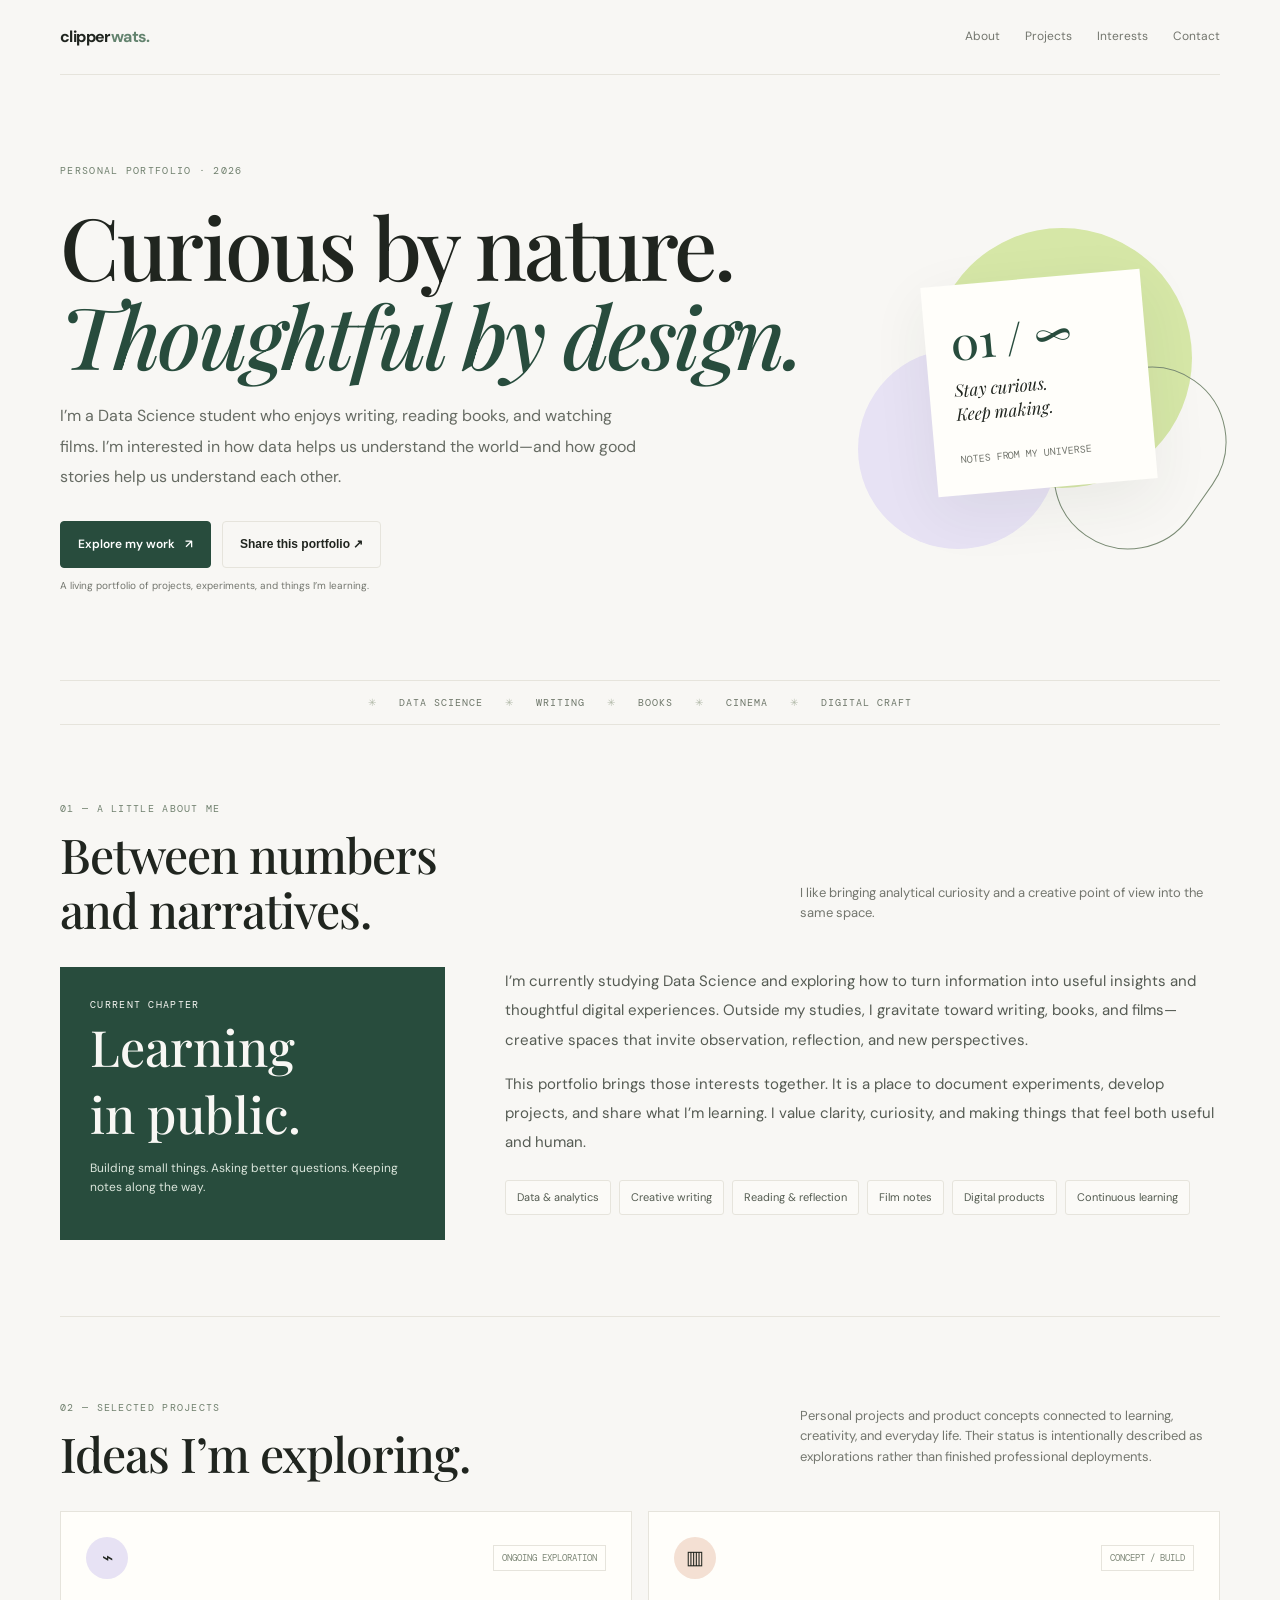
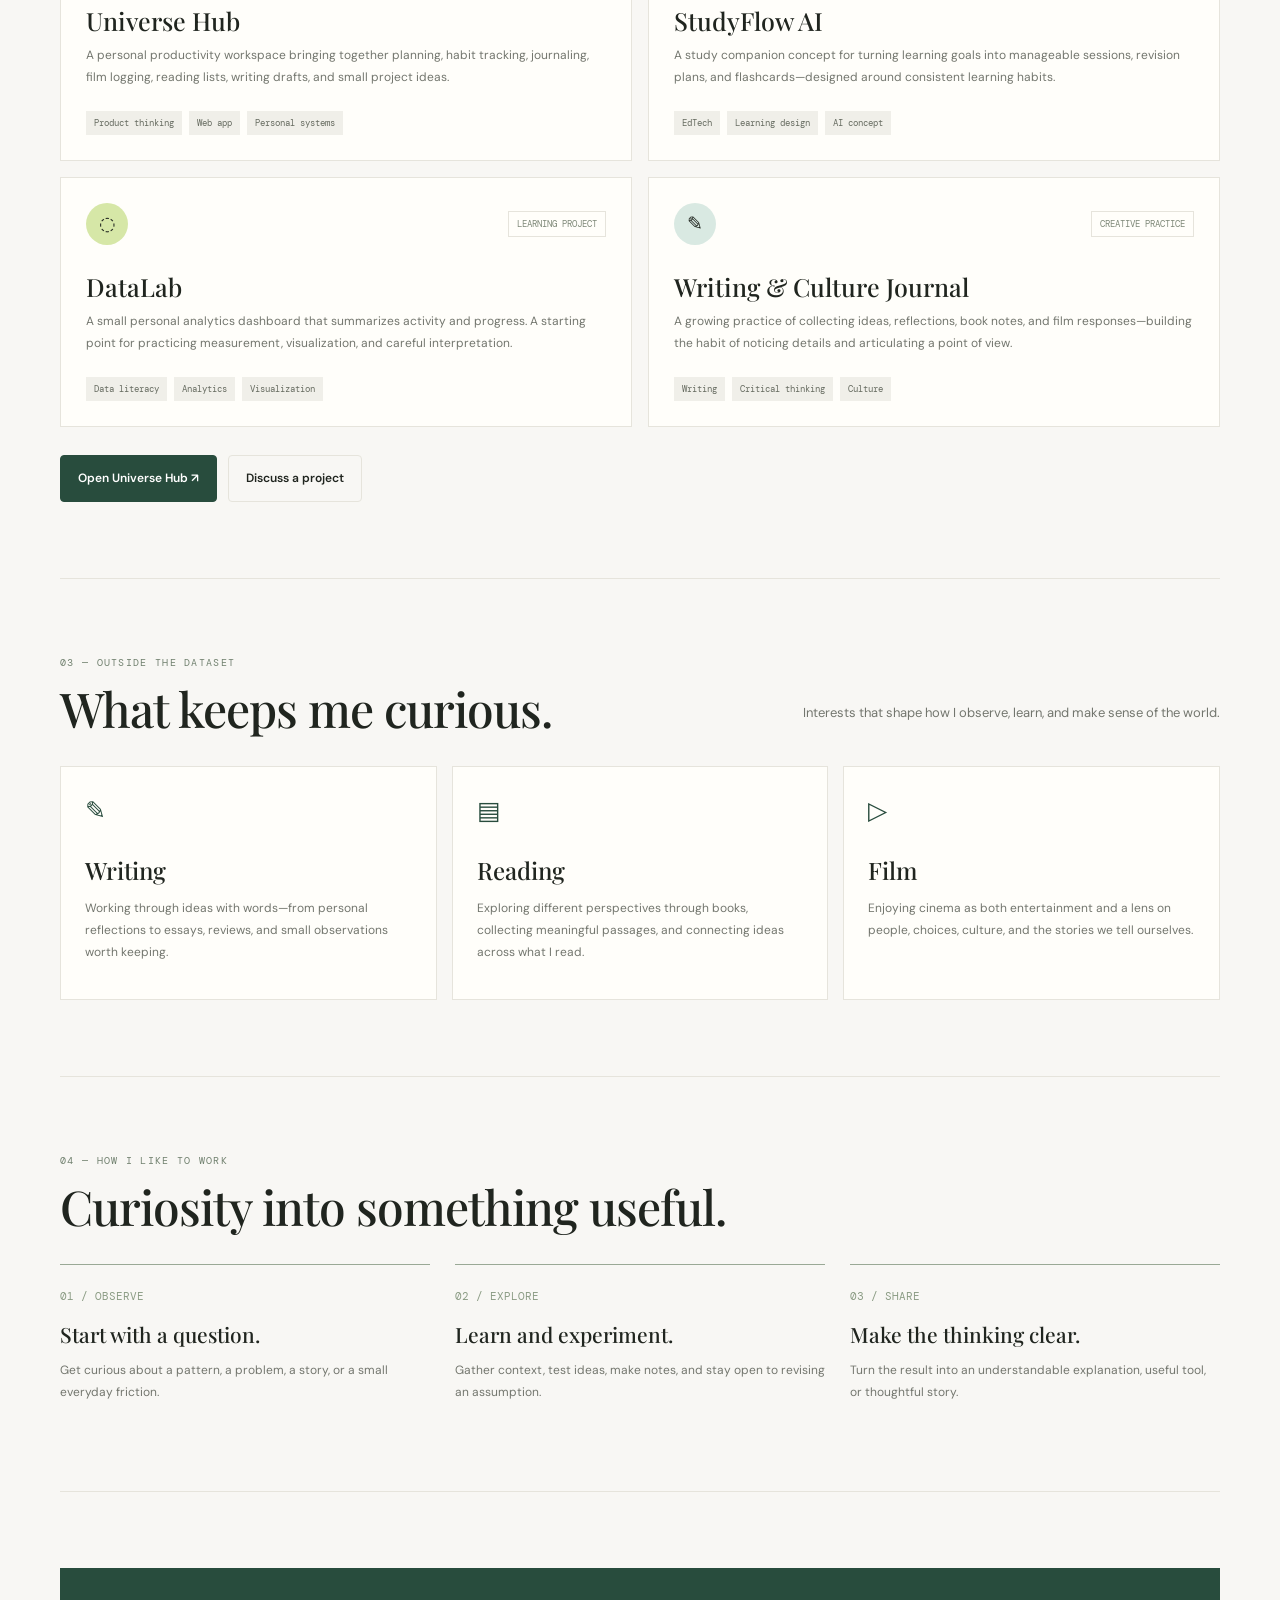
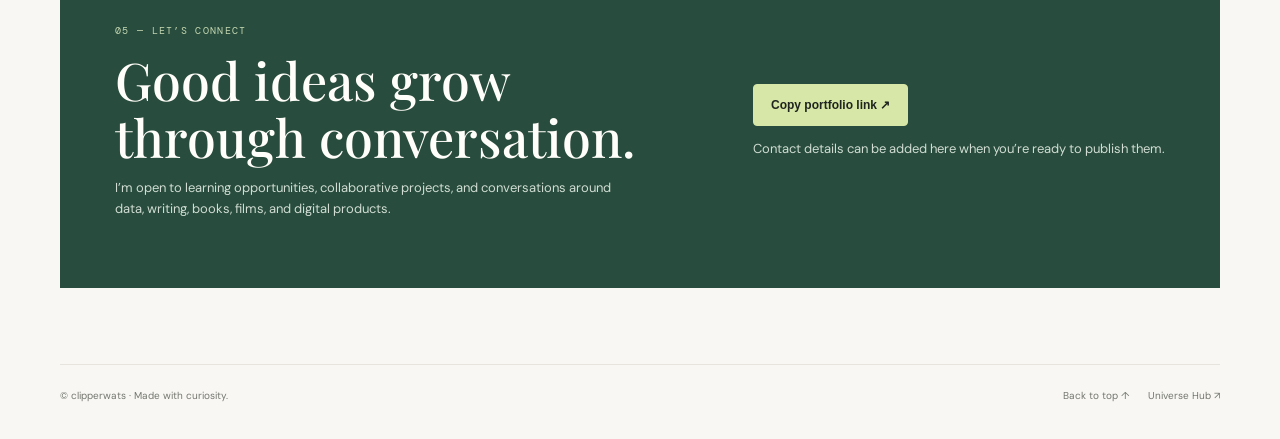
<file: public/portfolio.html>
<!doctype html>
<html lang="id"><head><meta charset="utf-8"><meta name="viewport" content="width=device-width,initial-scale=1"><meta name="theme-color" content="#f8f7f4"><meta name="description" content="Portfolio of clipperwats — Data Science student interested in writing, books, films, and thoughtful digital products."><title>Portfolio — clipperwats</title><link rel="preconnect" href="https://fonts.googleapis.com"><link rel="preconnect" href="https://fonts.gstatic.com" crossorigin><link href="https://fonts.googleapis.com/css2?family=DM+Mono:wght@400;500&family=DM+Sans:wght@400;500;600;700&family=Playfair+Display:ital,wght@0,500;0,600;0,700;1,500;1,600&display=swap" rel="stylesheet"><style>
:root{--paper:#f8f7f4;--ink:#20251f;--muted:#73766e;--line:#e6e4dc;--green:#284c3d;--lime:#d6e7a7;--lav:#e7e2f4;--peach:#f4e0d3;--white:#fffefa}*{box-sizing:border-box}html{scroll-behavior:smooth}body{margin:0;background:var(--paper);color:var(--ink);font-family:'DM Sans',sans-serif;line-height:1.6}a{color:inherit;text-decoration:none}.wrap{max-width:1160px;width:calc(100% - 48px);margin:auto}.mono,.eyebrow{font-family:'DM Mono',monospace;text-transform:uppercase;letter-spacing:1.3px;font-size:10px}.top{display:flex;justify-content:space-between;align-items:center;padding:24px 0;border-bottom:1px solid var(--line)}.logo{font-weight:700;letter-spacing:-.6px}.logo span{color:#63836e}.top nav{display:flex;gap:25px;font-size:12px;color:var(--muted)}.top nav a:hover{color:var(--green)}.hero{padding:88px 0 76px;display:grid;grid-template-columns:1.35fr .65fr;gap:45px;align-items:center}.eyebrow{color:#71816f}.hero h1{font:500 clamp(48px,7.2vw,86px)/1.04 'Playfair Display',serif;letter-spacing:-2.8px;margin:22px 0}.hero h1 em{color:var(--green);font-weight:500}.hero .lead{max-width:590px;color:#666b63;font-size:16px;line-height:1.9}.actions{display:flex;gap:11px;flex-wrap:wrap;margin-top:28px}.btn{display:inline-flex;align-items:center;gap:10px;padding:13px 17px;border:1px solid var(--green);border-radius:4px;background:var(--green);color:white;font-size:12px;font-weight:600;cursor:pointer}.btn.secondary{background:transparent;color:var(--ink);border-color:var(--line)}.btn:hover{transform:translateY(-2px)}.hero-art{min-height:380px;position:relative;display:grid;place-items:center}.shape{position:absolute;border-radius:50%;}.shape.a{width:260px;height:260px;background:var(--lime);top:35px;right:28px}.shape.b{width:200px;height:200px;background:var(--lav);bottom:24px;left:0}.shape.c{width:150px;height:190px;border:1px solid #7b8c75;right:5px;bottom:20px;border-radius:100px;transform:rotate(35deg)}.art-note{position:relative;background:var(--white);padding:25px;width:220px;box-shadow:0 18px 60px #26372912;transform:rotate(-5deg);z-index:2}.art-note .big{font:500 46px 'Playfair Display';color:var(--green)}.art-note p{font:italic 17px/1.4 'Playfair Display';margin:7px 0 18px}.art-note small{font:10px 'DM Mono';color:var(--muted)}.ticker{border-block:1px solid var(--line);padding:15px 0;display:flex;gap:22px;justify-content:center;flex-wrap:wrap;color:#6e776a;font:10px 'DM Mono';letter-spacing:1px}.ticker span{color:#b0b8a7}.section{padding:76px 0;border-bottom:1px solid var(--line)}.section-head{display:flex;justify-content:space-between;gap:25px;align-items:end;margin-bottom:30px}.section-head h2{font:500 clamp(32px,4vw,48px)/1.15 'Playfair Display';letter-spacing:-1px;margin:10px 0 0}.section-head p{max-width:420px;color:var(--muted);font-size:13px}.about-grid{display:grid;grid-template-columns:.7fr 1.3fr;gap:60px}.about-mark{background:var(--green);color:#f8f7f4;min-height:270px;padding:30px;display:flex;flex-direction:column;justify-content:space-between}.about-mark strong{font:500 50px 'Playfair Display'}.about-mark p{font-size:12px;color:#dbe6dc}.about-copy p{font-size:15px;line-height:1.95;color:#555b53;margin-top:0}.chips{display:flex;flex-wrap:wrap;gap:8px;margin-top:22px}.chip{padding:8px 11px;border:1px solid var(--line);border-radius:3px;font-size:11px;color:#535b50;background:#fbfaf7}.project-grid{display:grid;grid-template-columns:repeat(2,1fr);gap:16px}.project{border:1px solid var(--line);background:var(--white);padding:25px;min-height:250px;display:flex;flex-direction:column;transition:transform .2s,border-color .2s}.project:hover{transform:translateY(-3px);border-color:#b9c8b6}.project-top{display:flex;justify-content:space-between;align-items:center}.project-icon{width:42px;height:42px;display:grid;place-items:center;background:var(--lav);font-size:19px;border-radius:50%}.project:nth-child(2) .project-icon{background:var(--peach)}.project:nth-child(3) .project-icon{background:var(--lime)}.project:nth-child(4) .project-icon{background:#d9e9e2}.status{font:9px 'DM Mono';color:#7e8878;border:1px solid var(--line);padding:6px 8px}.project h3{font:500 25px 'Playfair Display';margin:25px 0 8px}.project p{font-size:12px;color:var(--muted);line-height:1.8;margin:0}.tags{display:flex;gap:7px;flex-wrap:wrap;margin-top:auto;padding-top:22px}.tags span{font:9px 'DM Mono';background:#f0efe9;padding:6px 8px;color:#666b60}.interest-grid{display:grid;grid-template-columns:repeat(3,1fr);gap:15px}.interest{padding:24px;background:var(--white);border:1px solid var(--line);min-height:220px}.interest .symbol{font-size:25px;color:var(--green)}.interest h3{font:500 24px 'Playfair Display';margin:23px 0 8px}.interest p{font-size:12px;color:var(--muted);line-height:1.8}.process-grid{display:grid;grid-template-columns:repeat(3,1fr);gap:25px}.process{border-top:1px solid #9aa996;padding-top:17px}.process .num{font:11px 'DM Mono';color:#8b9c84}.process h3{font:500 21px 'Playfair Display';margin:12px 0 7px}.process p{font-size:12px;color:var(--muted);line-height:1.8}.contact{background:var(--green);color:var(--white);padding:55px;display:grid;grid-template-columns:1fr auto;gap:25px;align-items:center}.contact .eyebrow{color:#c3d6b0}.contact h2{font:500 clamp(32px,4.5vw,52px)/1.1 'Playfair Display';margin:12px 0}.contact p{font-size:13px;color:#d1ddd4;max-width:500px}.contact .btn{background:var(--lime);color:var(--ink);border-color:var(--lime)}footer{padding:23px 0 35px;display:flex;justify-content:space-between;gap:15px;color:var(--muted);font-size:10px}.footlinks{display:flex;gap:18px}.tiny{font-size:10px;color:var(--muted)}@media(max-width:760px){.wrap{width:calc(100% - 32px)}.top{align-items:flex-start}.top nav{gap:12px;flex-wrap:wrap;justify-content:flex-end;font-size:10px}.hero{padding:55px 0 40px;grid-template-columns:1fr;gap:15px}.hero h1{font-size:56px}.hero-art{min-height:270px}.shape.a{width:200px;height:200px}.shape.b{width:140px;height:140px}.shape.c{height:130px;width:100px}.section{padding:52px 0}.section-head{display:block}.about-grid,.project-grid,.interest-grid,.process-grid{grid-template-columns:1fr;gap:13px}.about-mark{min-height:190px}.contact{padding:30px;grid-template-columns:1fr}.contact .btn{justify-self:start}.ticker{gap:10px;font-size:8px}footer{flex-direction:column}.hero h1{letter-spacing:-1.8px}}@media(prefers-reduced-motion:reduce){html{scroll-behavior:auto}*{transition:none!important}}
</style></head><body><div class="wrap"><header class="top"><a class="logo" href="#top">clipper<span>wats.</span></a><nav><a href="#about">About</a><a href="#projects">Projects</a><a href="#interests">Interests</a><a href="#contact">Contact</a></nav></header>
<main id="top"><section class="hero"><div><div class="eyebrow">PERSONAL PORTFOLIO · 2026</div><h1>Curious by nature.<br><em>Thoughtful by design.</em></h1><p class="lead">I’m a Data Science student who enjoys writing, reading books, and watching films. I’m interested in how data helps us understand the world—and how good stories help us understand each other.</p><div class="actions"><a class="btn" href="#projects">Explore my work <span>↗</span></a><button class="btn secondary" id="shareBtn">Share this portfolio ↗</button></div><p class="tiny">A living portfolio of projects, experiments, and things I’m learning.</p></div><div class="hero-art" aria-hidden="true"><div class="shape a"></div><div class="shape b"></div><div class="shape c"></div><div class="art-note"><div class="big">01 / ∞</div><p>Stay curious.<br>Keep making.</p><small>NOTES FROM MY UNIVERSE</small></div></div></section>
<div class="ticker"><span>✳</span> DATA SCIENCE <span>✳</span> WRITING <span>✳</span> BOOKS <span>✳</span> CINEMA <span>✳</span> DIGITAL CRAFT</div>
<section class="section" id="about"><div class="section-head"><div><div class="eyebrow">01 — A LITTLE ABOUT ME</div><h2>Between numbers<br>and narratives.</h2></div><p>I like bringing analytical curiosity and a creative point of view into the same space.</p></div><div class="about-grid"><div class="about-mark"><span class="mono">CURRENT CHAPTER</span><strong>Learning<br>in public.</strong><p>Building small things. Asking better questions. Keeping notes along the way.</p></div><div class="about-copy"><p>I’m currently studying Data Science and exploring how to turn information into useful insights and thoughtful digital experiences. Outside my studies, I gravitate toward writing, books, and films—creative spaces that invite observation, reflection, and new perspectives.</p><p>This portfolio brings those interests together. It is a place to document experiments, develop projects, and share what I’m learning. I value clarity, curiosity, and making things that feel both useful and human.</p><div class="chips"><span class="chip">Data & analytics</span><span class="chip">Creative writing</span><span class="chip">Reading & reflection</span><span class="chip">Film notes</span><span class="chip">Digital products</span><span class="chip">Continuous learning</span></div></div></div></section>
<section class="section" id="projects"><div class="section-head"><div><div class="eyebrow">02 — SELECTED PROJECTS</div><h2>Ideas I’m exploring.</h2></div><p>Personal projects and product concepts connected to learning, creativity, and everyday life. Their status is intentionally described as explorations rather than finished professional deployments.</p></div><div class="project-grid">
<article class="project"><div class="project-top"><span class="project-icon">⌁</span><span class="status">ONGOING EXPLORATION</span></div><h3>Universe Hub</h3><p>A personal productivity workspace bringing together planning, habit tracking, journaling, film logging, reading lists, writing drafts, and small project ideas.</p><div class="tags"><span>Product thinking</span><span>Web app</span><span>Personal systems</span></div></article>
<article class="project"><div class="project-top"><span class="project-icon">▥</span><span class="status">CONCEPT / BUILD</span></div><h3>StudyFlow AI</h3><p>A study companion concept for turning learning goals into manageable sessions, revision plans, and flashcards—designed around consistent learning habits.</p><div class="tags"><span>EdTech</span><span>Learning design</span><span>AI concept</span></div></article>
<article class="project"><div class="project-top"><span class="project-icon">◌</span><span class="status">LEARNING PROJECT</span></div><h3>DataLab</h3><p>A small personal analytics dashboard that summarizes activity and progress. A starting point for practicing measurement, visualization, and careful interpretation.</p><div class="tags"><span>Data literacy</span><span>Analytics</span><span>Visualization</span></div></article>
<article class="project"><div class="project-top"><span class="project-icon">✎</span><span class="status">CREATIVE PRACTICE</span></div><h3>Writing & Culture Journal</h3><p>A growing practice of collecting ideas, reflections, book notes, and film responses—building the habit of noticing details and articulating a point of view.</p><div class="tags"><span>Writing</span><span>Critical thinking</span><span>Culture</span></div></article>
</div><div class="actions"><a class="btn" href="/">Open Universe Hub ↗</a><a class="btn secondary" href="#contact">Discuss a project</a></div></section>
<section class="section" id="interests"><div class="section-head"><div><div class="eyebrow">03 — OUTSIDE THE DATASET</div><h2>What keeps me curious.</h2></div><p>Interests that shape how I observe, learn, and make sense of the world.</p></div><div class="interest-grid"><article class="interest"><span class="symbol">✎</span><h3>Writing</h3><p>Working through ideas with words—from personal reflections to essays, reviews, and small observations worth keeping.</p></article><article class="interest"><span class="symbol">▤</span><h3>Reading</h3><p>Exploring different perspectives through books, collecting meaningful passages, and connecting ideas across what I read.</p></article><article class="interest"><span class="symbol">▷</span><h3>Film</h3><p>Enjoying cinema as both entertainment and a lens on people, choices, culture, and the stories we tell ourselves.</p></article></div></section>
<section class="section"><div class="section-head"><div><div class="eyebrow">04 — HOW I LIKE TO WORK</div><h2>Curiosity into something useful.</h2></div></div><div class="process-grid"><article class="process"><span class="num">01 / OBSERVE</span><h3>Start with a question.</h3><p>Get curious about a pattern, a problem, a story, or a small everyday friction.</p></article><article class="process"><span class="num">02 / EXPLORE</span><h3>Learn and experiment.</h3><p>Gather context, test ideas, make notes, and stay open to revising an assumption.</p></article><article class="process"><span class="num">03 / SHARE</span><h3>Make the thinking clear.</h3><p>Turn the result into an understandable explanation, useful tool, or thoughtful story.</p></article></div></section>
<section class="section" id="contact"><div class="contact"><div><div class="eyebrow">05 — LET’S CONNECT</div><h2>Good ideas grow<br>through conversation.</h2><p>I’m open to learning opportunities, collaborative projects, and conversations around data, writing, books, films, and digital products.</p></div><div><button class="btn" id="copyLink">Copy portfolio link ↗</button><p class="tiny" style="color:#d1ddd4">Contact details can be added here when you’re ready to publish them.</p></div></div></section></main>
<footer><span>© <span id="year"></span> clipperwats · Made with curiosity.</span><div class="footlinks"><a href="#top">Back to top ↑</a><a href="/">Universe Hub ↗</a></div></footer></div><script>document.getElementById('year').textContent=new Date().getFullYear();const link=location.href;document.getElementById('copyLink').onclick=async()=>{try{await navigator.clipboard.writeText(link);document.getElementById('copyLink').textContent='Link copied ✓'}catch{prompt('Copy your portfolio link:',link)}};document.getElementById('shareBtn').onclick=async()=>{if(navigator.share){try{await navigator.share({title:'Portfolio — clipperwats',text:'My portfolio: Data Science, writing, books, films, and digital projects.',url:link)}catch{}}else{try{await navigator.clipboard.writeText(link);document.getElementById('shareBtn').textContent='Link copied ✓'}catch{prompt('Copy your portfolio link:',link)}}};</script></body></html>
</file>
